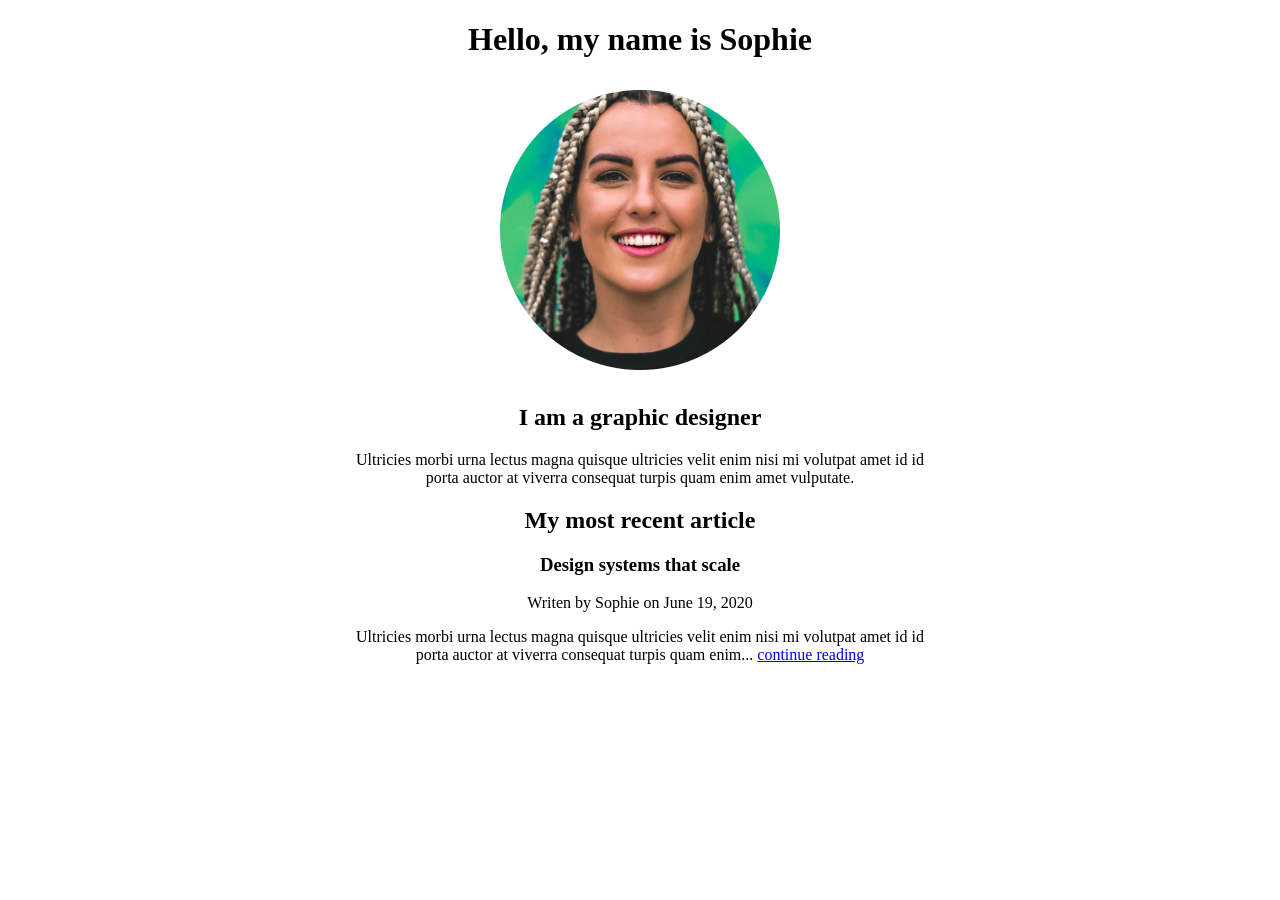
<file: challenge1/index.html>
<!DOCTYPE html>
<html>
  <head>
    <link rel="stylesheet" href="styles.css" />
    <title>HTML & CSS Fundamentals | Challenges</title>
  </head>
  <body>
    <div class="container">
      <h1>Hello, my name is Sophie</h1>
      <img src="img/sophie.png" alt="portrait of Sophie" />
      <h2>I am a graphic designer</h2>
      <p>
        Ultricies morbi urna lectus magna quisque ultricies velit enim nisi mi
        volutpat amet id id porta auctor at viverra consequat turpis quam enim
        amet vulputate.
      </p>

      <h2>My most recent article</h2>
      <article>
        <h3>Design systems that scale</h3>
        <p>Writen by Sophie on June 19, 2020</p>
        <p>
          Ultricies morbi urna lectus magna quisque ultricies velit enim nisi mi
          volutpat amet id id porta auctor at viverra consequat turpis quam
          enim... <a href="#">continue reading</a>
        </p>
      </article>
    </div>
  </body>
</html>
</file>
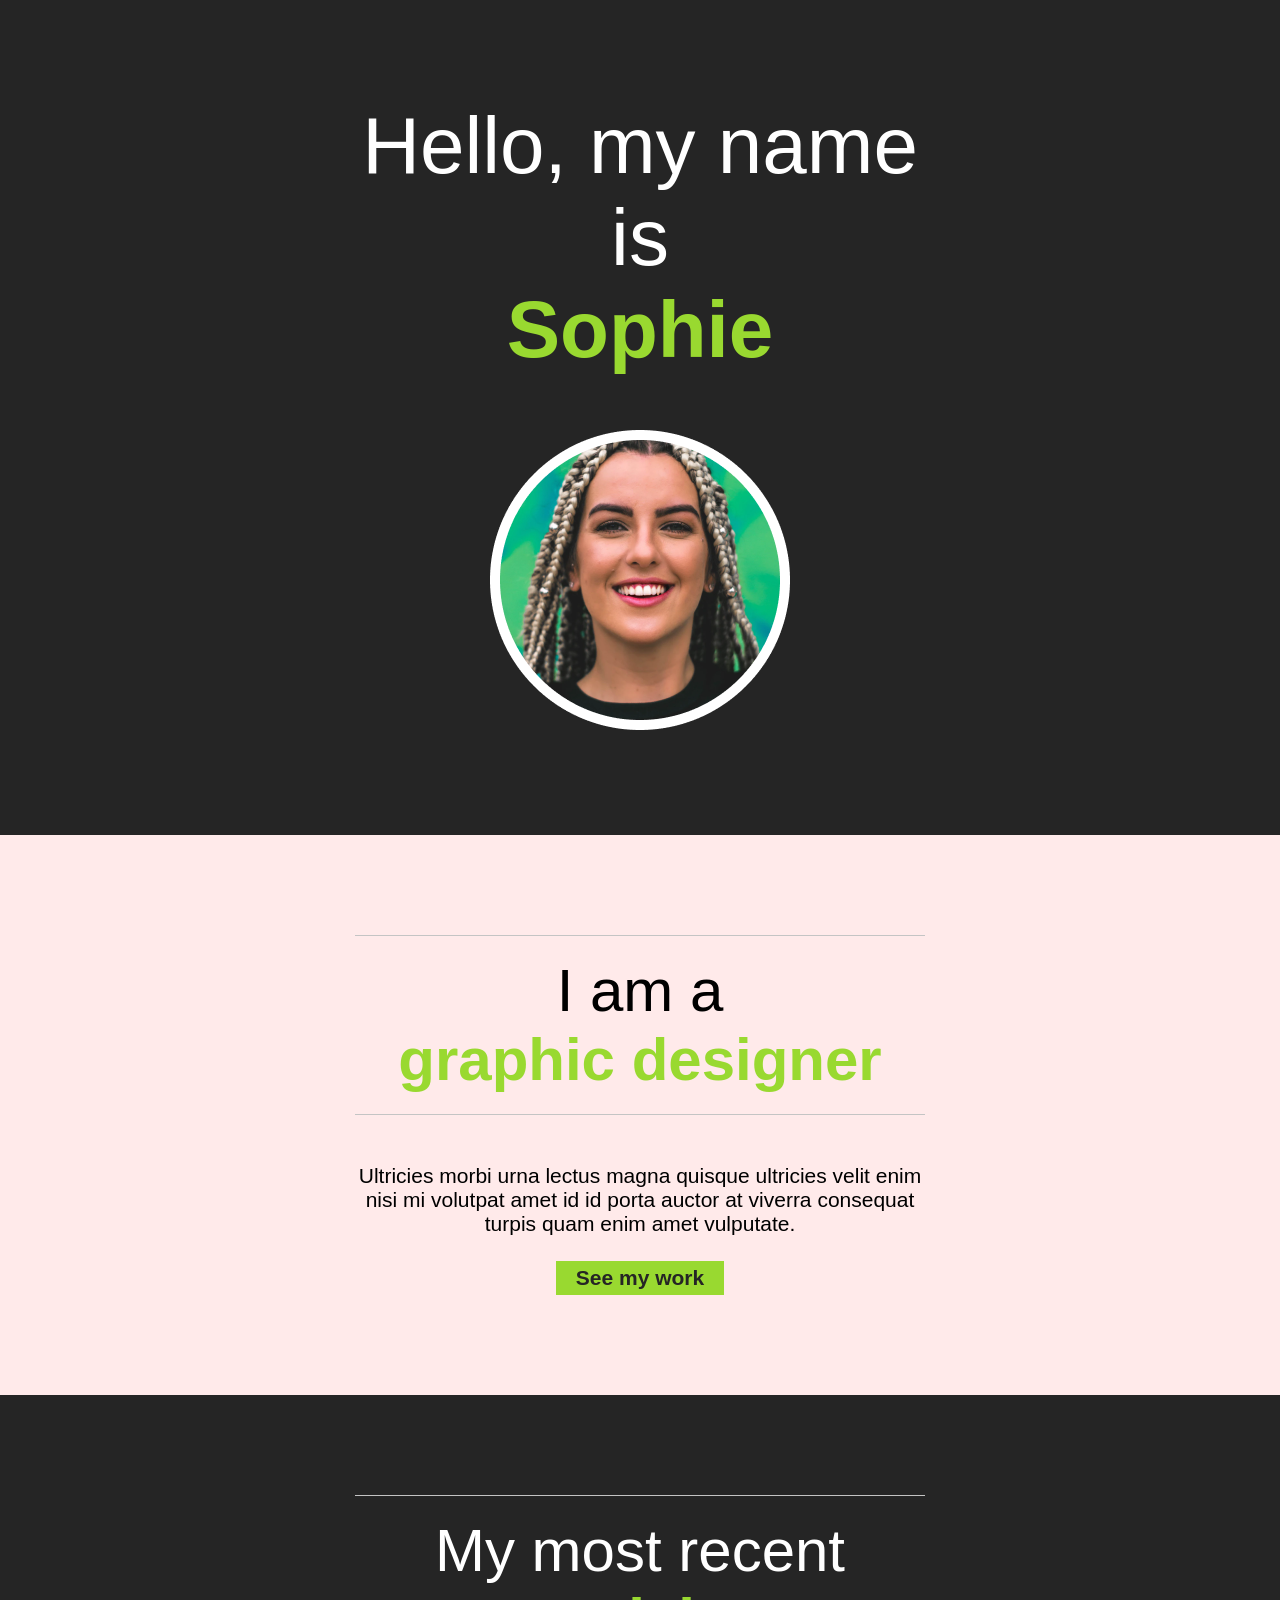
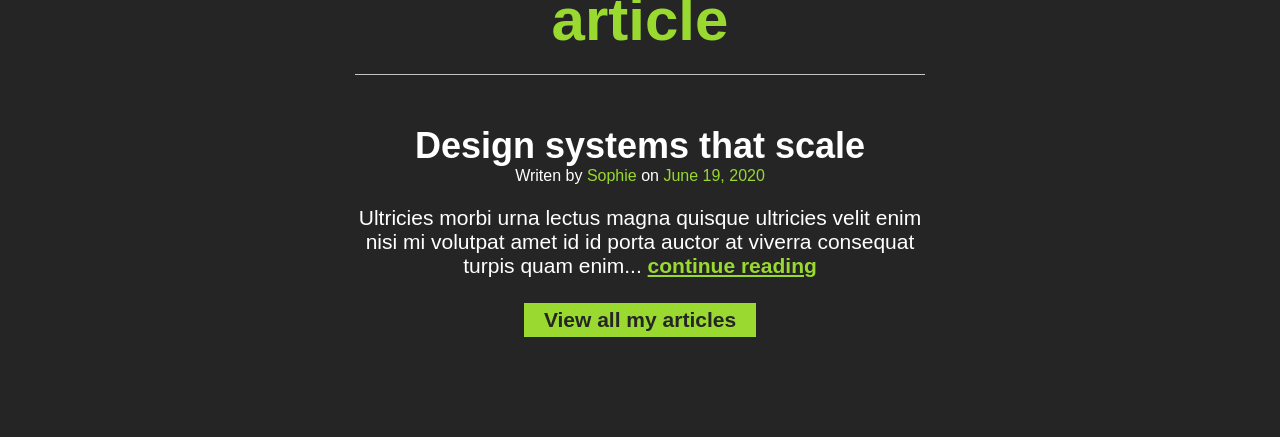
<file: challenge10/index.html>
<!DOCTYPE html>
<html>
  <head>
    <link rel="stylesheet" href="styles.css" />
    <title>HTML & CSS Fundamentals | Challenges</title>
  </head>
  <body>
    <header class="dark">
      <div class="container">
        <h1>Hello, my name is <span class="bold-text">Sophie</span></h1>
        <img src="img/sophie.png" alt="portrait of Sophie" />
      </div>
    </header>

    <section class="about-me">
      <div class="container">
        <h2>I am a <span class="bold-text">graphic designer</span></h2>
        <p>
          Ultricies morbi urna lectus magna quisque ultricies velit enim nisi mi
          volutpat amet id id porta auctor at viverra consequat turpis quam enim
          amet vulputate.
        </p>
        <a class="btn" href="#">See my work</a>
      </div>
    </section>

    <section class="articles dark">
      <div class="container">
        <h2>My most recent <span class="bold-text">article</span></h2>
        <article>
          <h3>Design systems that scale</h3>
          <p class="small-text">
            Writen by <span class="name">Sophie</span> on
            <time datetime="2020-06-19">June 19, 2020</time>
          </p>
          <p>
            Ultricies morbi urna lectus magna quisque ultricies velit enim nisi
            mi volutpat amet id id porta auctor at viverra consequat turpis quam
            enim... <a href="#">continue reading</a>
          </p>
          <a class="btn" href="#">View all my articles</a>
        </article>
      </div>
    </section>
  </body>
</html>
</file>
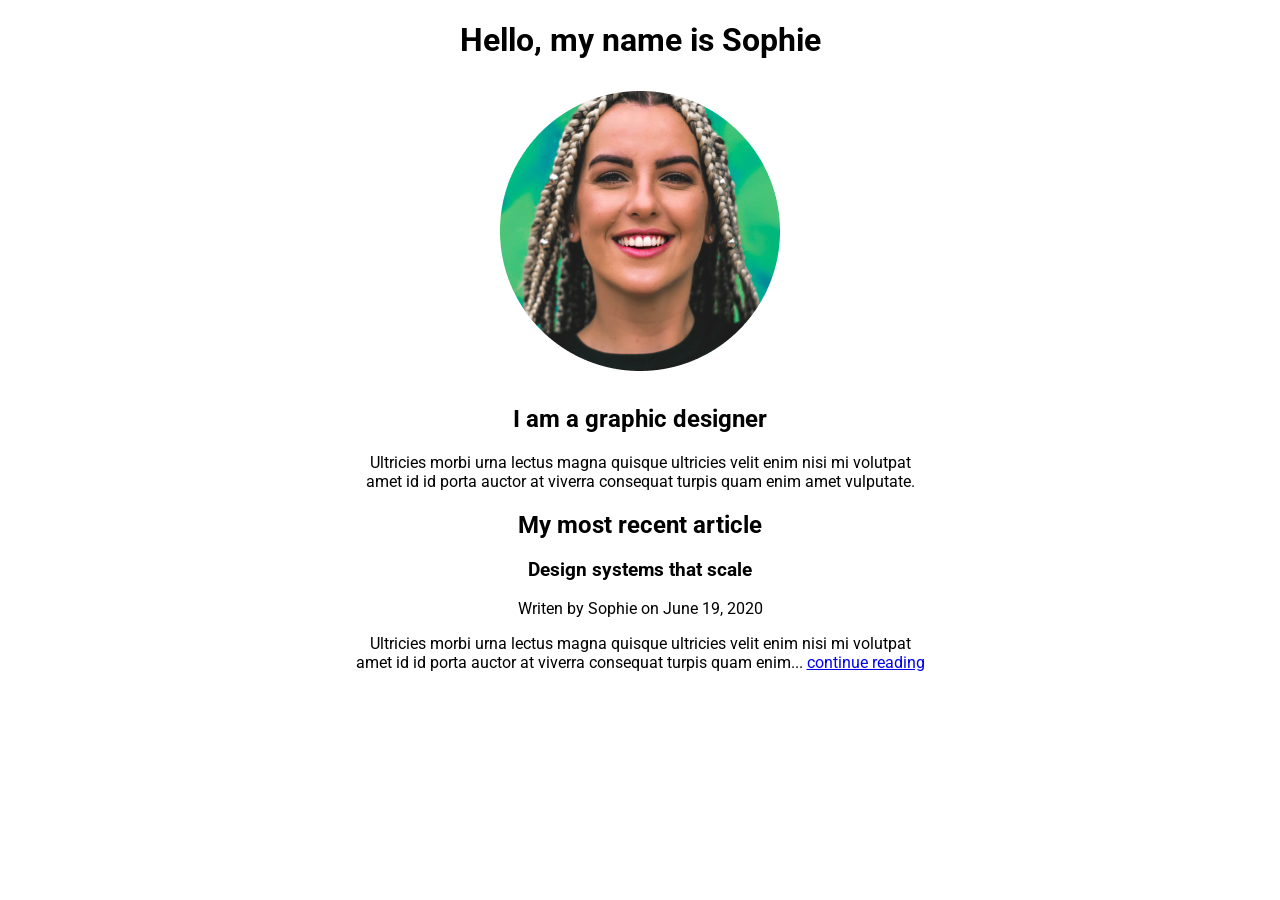
<file: challenge2/index.html>
<!DOCTYPE html>
<html>
  <head>
    <link rel="preconnect" href="https://fonts.googleapis.com" />
    <link rel="preconnect" href="https://fonts.gstatic.com" crossorigin />
    <link
      href="https://fonts.googleapis.com/css2?family=Roboto:ital,wght@0,100;0,300;0,400;0,500;0,700;0,900;1,100;1,300;1,400;1,500;1,700;1,900&display=swap"
      rel="stylesheet"
    />
    <link rel="stylesheet" href="styles.css" />
    <title>HTML & CSS Fundamentals | Challenges</title>
  </head>
  <body>
    <div class="container">
      <h1>Hello, my name is Sophie</h1>
      <img src="img/sophie.png" alt="portrait of Sophie" />
      <h2>I am a graphic designer</h2>
      <p>
        Ultricies morbi urna lectus magna quisque ultricies velit enim nisi mi
        volutpat amet id id porta auctor at viverra consequat turpis quam enim
        amet vulputate.
      </p>

      <h2>My most recent article</h2>
      <article>
        <h3>Design systems that scale</h3>
        <p>Writen by Sophie on June 19, 2020</p>
        <p>
          Ultricies morbi urna lectus magna quisque ultricies velit enim nisi mi
          volutpat amet id id porta auctor at viverra consequat turpis quam
          enim... <a href="#">continue reading</a>
        </p>
      </article>
    </div>
  </body>
</html>
</file>
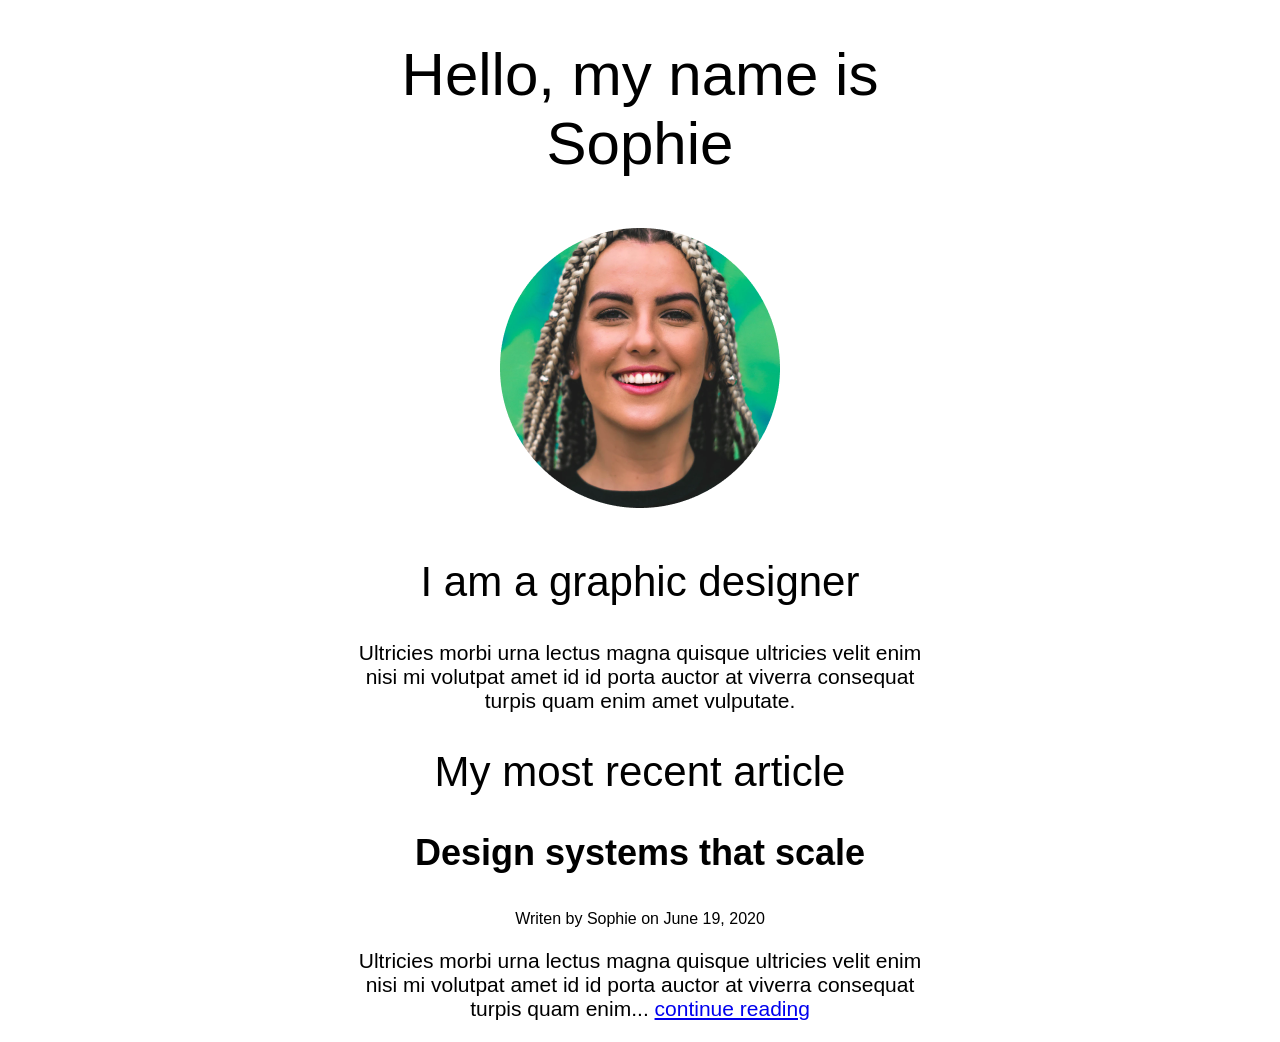
<file: challenge3/index.html>
<!DOCTYPE html>
<html>
  <head>
    <link rel="stylesheet" href="styles.css" />
    <title>HTML & CSS Fundamentals | Challenges</title>
  </head>
  <body>
    <div class="container">
      <h1>Hello, my name is Sophie</h1>
      <img src="img/sophie.png" alt="portrait of Sophie" />
      <h2>I am a graphic designer</h2>
      <p>
        Ultricies morbi urna lectus magna quisque ultricies velit enim nisi mi
        volutpat amet id id porta auctor at viverra consequat turpis quam enim
        amet vulputate.
      </p>

      <h2>My most recent article</h2>
      <article>
        <h3>Design systems that scale</h3>
        <p class="small">Writen by Sophie on June 19, 2020</p>
        <p>
          Ultricies morbi urna lectus magna quisque ultricies velit enim nisi mi
          volutpat amet id id porta auctor at viverra consequat turpis quam
          enim... <a href="#">continue reading</a>
        </p>
      </article>
    </div>
  </body>
</html>
</file>
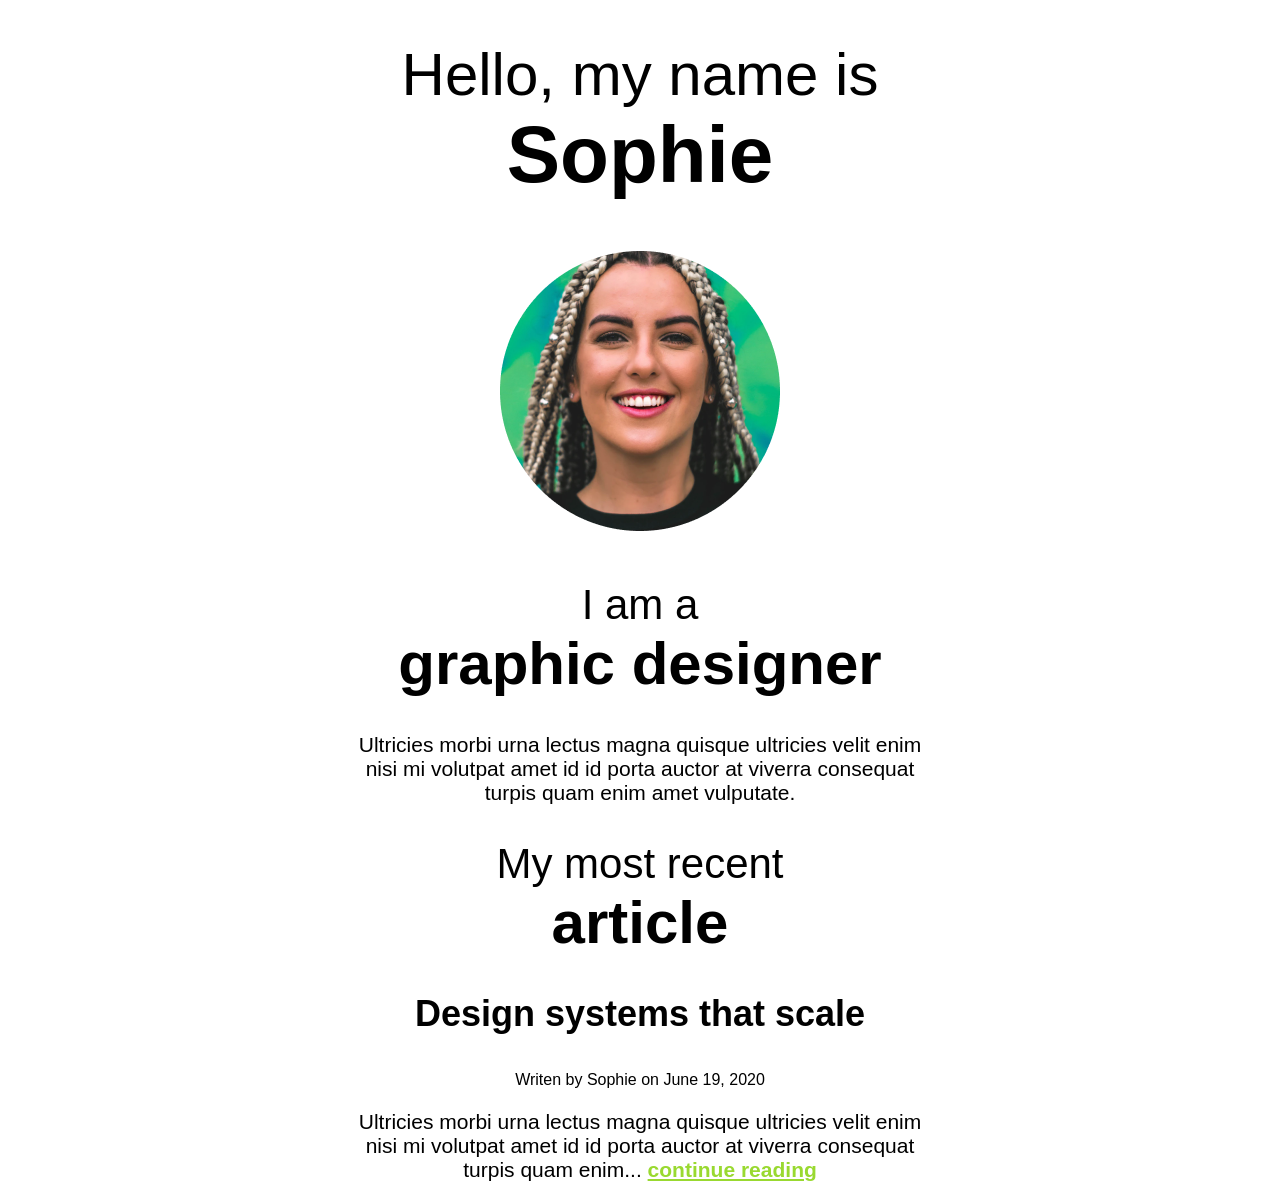
<file: challenge4/index.html>
<!DOCTYPE html>
<html>
  <head>
    <link rel="stylesheet" href="styles.css" />
    <title>HTML & CSS Fundamentals | Challenges</title>
  </head>
  <body>
    <div class="container">
      <h1>Hello, my name is <span class="bold-text">Sophie</span></h1>
      <img src="img/sophie.png" alt="portrait of Sophie" />
      <h2>I am a <span class="bold-text">graphic designer</span></h2>
      <p>
        Ultricies morbi urna lectus magna quisque ultricies velit enim nisi mi
        volutpat amet id id porta auctor at viverra consequat turpis quam enim
        amet vulputate.
      </p>

      <h2>My most recent <span class="bold-text">article</span></h2>
      <article>
        <h3>Design systems that scale</h3>
        <p class="small-text">Writen by Sophie on June 19, 2020</p>
        <p>
          Ultricies morbi urna lectus magna quisque ultricies velit enim nisi mi
          volutpat amet id id porta auctor at viverra consequat turpis quam
          enim... <a href="#">continue reading</a>
        </p>
      </article>
    </div>
  </body>
</html>
</file>
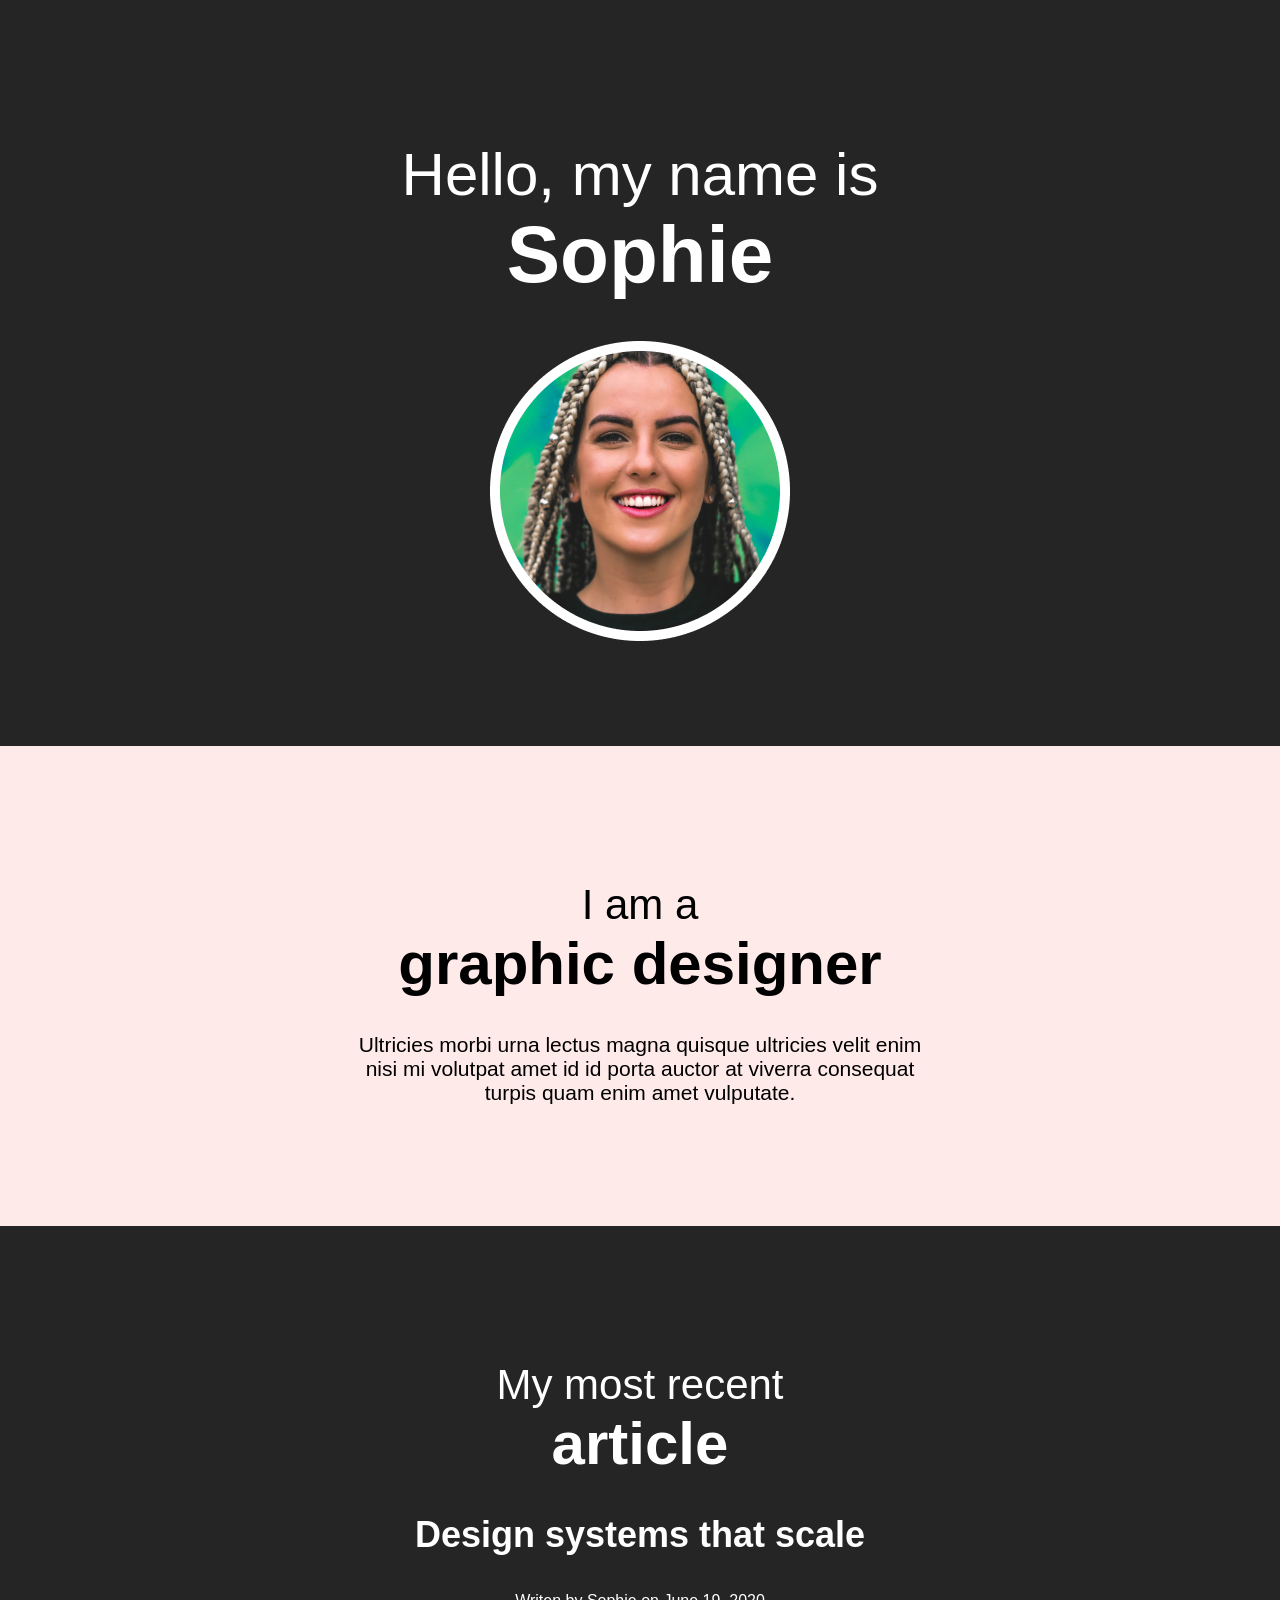
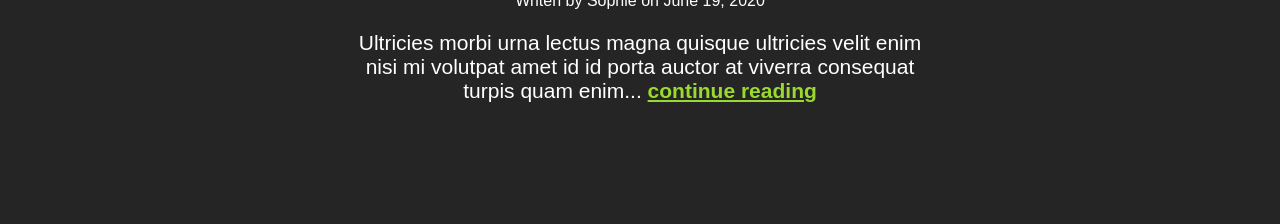
<file: challenge6/index.html>
<!DOCTYPE html>
<html>
  <head>
    <link rel="stylesheet" href="styles.css" />
    <title>HTML & CSS Fundamentals | Challenges</title>
  </head>
  <body>
    <header class="dark">
      <div class="container">
        <h1>Hello, my name is <span class="bold-text">Sophie</span></h1>
        <img src="img/sophie.png" alt="portrait of Sophie" />
      </div>
    </header>

    <section class="about-me">
      <div class="container">
        <h2>I am a <span class="bold-text">graphic designer</span></h2>
        <p>
          Ultricies morbi urna lectus magna quisque ultricies velit enim nisi mi
          volutpat amet id id porta auctor at viverra consequat turpis quam enim
          amet vulputate.
        </p>
      </div>
    </section>

    <section class="articles dark">
      <div class="container">
        <h2>My most recent <span class="bold-text">article</span></h2>
        <article>
          <h3>Design systems that scale</h3>
          <p class="small-text">Writen by Sophie on June 19, 2020</p>
          <p>
            Ultricies morbi urna lectus magna quisque ultricies velit enim nisi
            mi volutpat amet id id porta auctor at viverra consequat turpis quam
            enim... <a href="#">continue reading</a>
          </p>
        </article>
      </div>
    </section>
  </body>
</html>
</file>
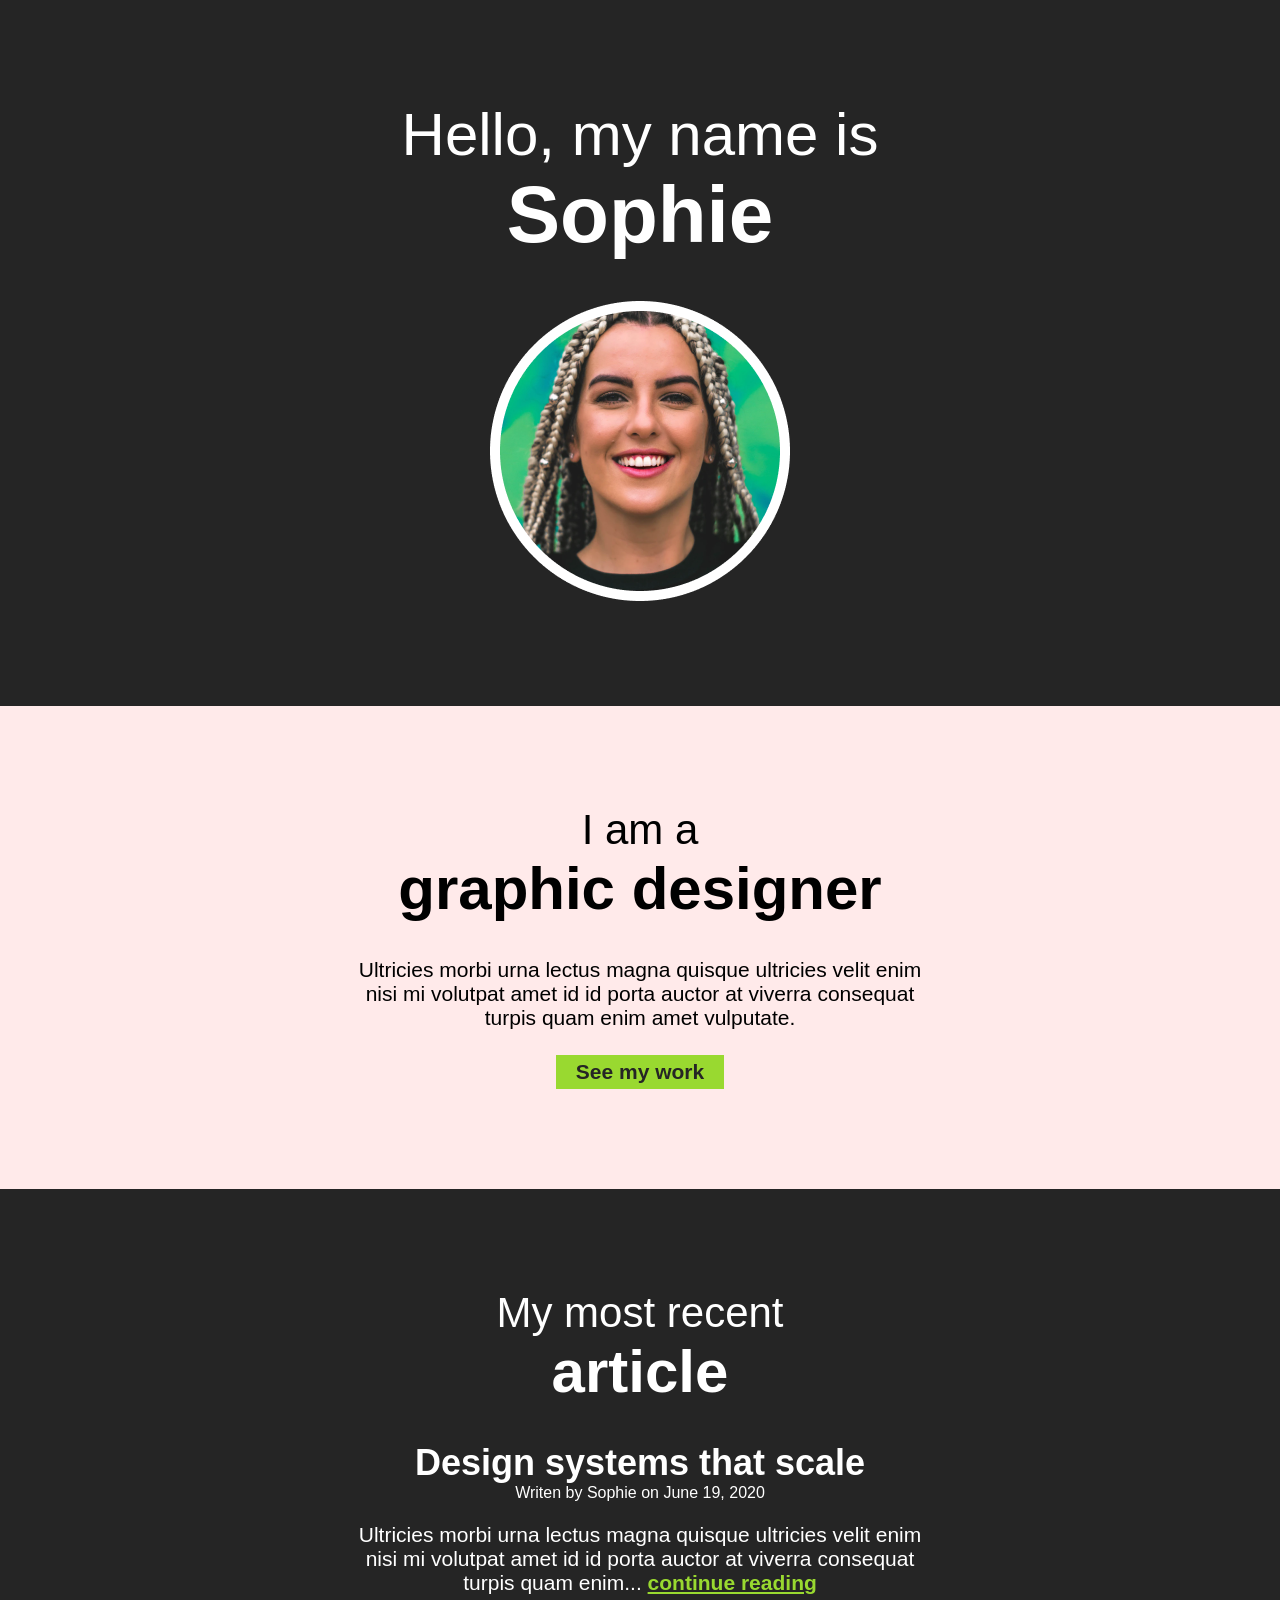
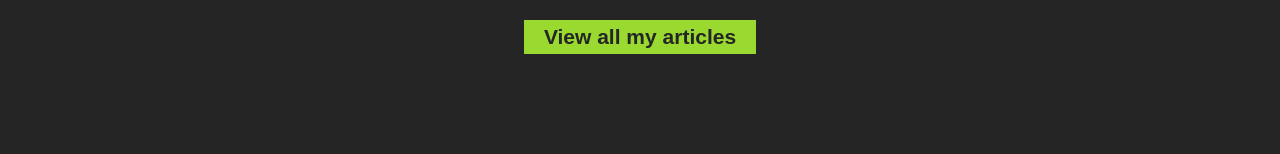
<file: challenge8/index.html>
<!DOCTYPE html>
<html>
  <head>
    <link rel="stylesheet" href="styles.css" />
    <title>HTML & CSS Fundamentals | Challenges</title>
  </head>
  <body>
    <header class="dark">
      <div class="container">
        <h1>Hello, my name is <span class="bold-text">Sophie</span></h1>
        <img src="img/sophie.png" alt="portrait of Sophie" />
      </div>
    </header>

    <section class="about-me">
      <div class="container">
        <h2>I am a <span class="bold-text">graphic designer</span></h2>
        <p>
          Ultricies morbi urna lectus magna quisque ultricies velit enim nisi mi
          volutpat amet id id porta auctor at viverra consequat turpis quam enim
          amet vulputate.
        </p>
        <a class="btn" href="#">See my work</a>
      </div>
    </section>

    <section class="articles dark">
      <div class="container">
        <h2>My most recent <span class="bold-text">article</span></h2>
        <article>
          <h3>Design systems that scale</h3>
          <p class="small-text">Writen by Sophie on June 19, 2020</p>
          <p>
            Ultricies morbi urna lectus magna quisque ultricies velit enim nisi
            mi volutpat amet id id porta auctor at viverra consequat turpis quam
            enim... <a href="#">continue reading</a>
          </p>
          <a class="btn" href="#">View all my articles</a>
        </article>
      </div>
    </section>
  </body>
</html>
</file>
<file: challenge1/styles.css>
body {
  text-align: center;
}

.container {
  width: 570px;
  margin: 0 auto;
}
</file>
<file: challenge10/styles.css>
body {
  text-align: center;
  font-family: "Roboto", sans-serif;
  font-size: 21px;
  font-weight: 300;
  margin: 0;
}

.container {
  width: 570px;
  margin: 0 auto;
  padding: 0 45px;
}

header {
  background-color: #d7d7d7;
}

.about-me {
  background-color: #ffeaea;
}

.articles {
  background-color: #eaf9ff;
}

.dark {
  background-color: #252525;
  color: #fff;
}

header,
section {
  padding: 100px 0;
}

.bold-text {
  color: #99d930;
  font-weight: 900;
  display: block;
}

h1 .bold-text {
  font-size: 80px;
}

h2 .bold-text {
  font-size: 60px;
}

h1,
h2 {
  font-weight: 300;
  margin-top: 0;
}

h1 {
  font-size: 60px;
}

h2 {
  font-size: 42px;
  border-top: 1px solid #c4c4c4;
  border-bottom: 1px solid #c4c4c4;
  padding: 20px 0;
}

h3 {
  font-size: 36px;
  font-weight: 900;
  margin-bottom: 0;
}

p {
  margin-bottom: 0;
}

.small-text {
  font-size: 16px;
  margin-top: 0;
}

.btn {
  color: #252525;
  background-color: #99d930;
  text-decoration: none;
  padding: 5px 20px;
  display: inline-block;
  margin-top: 25px;
}

.btn:hover,
.btn:focus {
  color: #fff;
  background-color: #252525;
}

article .btn:hover,
article .btn:focus {
  background: #fff;
  color: #252525;
}

a {
  color: #99d930;
  font-weight: 900;
}

a:hover,
a:focus {
  color: #131313;
}

.container h1 {
  font-size: 80px;
}

.container h2 {
  font-size: 60px;
}

.name {
  color: #99d930;
}

time {
  color: #99d930;
}
</file>
<file: challenge2/styles.css>
body {
  text-align: center;
  font-family: "Roboto", sans-serif;
}

.container {
  width: 570px;
  margin: 0 auto;
}
</file>
<file: challenge3/styles.css>
body {
  text-align: center;
  font-family: "Roboto", sans-serif;
  font-weight: 300;
  font-size: 21px;
}

.container {
  width: 570px;
  margin: 0 auto;
}

h1,
h2 {
  font-weight: 300;
}

h1 {
  font-size: 60px;
}

h2 {
  font-size: 42px;
}

h3 {
  font-size: 36px;
  font-weight: 900;
}

.small {
  font-size: 16px;
}
</file>
<file: challenge4/styles.css>
body {
  text-align: center;
  font-family: "Roboto", sans-serif;
  font-size: 21px;
  font-weight: 300;
}

.container {
  width: 570px;
  margin: 0 auto;
}

.bold-text {
  font-weight: 900;
  display: block;
}

h1 .bold-text {
  font-size: 80px;
}

h2 .bold-text {
  font-size: 60px;
}

h1,
h2 {
  font-weight: 300;
}

h1 {
  font-size: 60px;
}

h2 {
  font-size: 42px;
}

h3 {
  font-size: 36px;
  font-weight: 900;
}

.small-text {
  font-size: 16px;
}

a {
  color: #99d930;
  font-weight: 900;
}

a:hover,
a:focus {
  color: #131313;
}
</file>
<file: challenge6/styles.css>
body {
  text-align: center;
  font-family: "Roboto", sans-serif;
  font-size: 21px;
  font-weight: 300;
  margin: 0;
}

.container {
  width: 570px;
  margin: 0 auto;
  padding: 0 45px;
}

header {
  background-color: #d7d7d7;
}

.about-me {
  background-color: #ffeaea;
}

.articles {
  background-color: #eaf9ff;
}

.dark {
  background-color: #252525;
  color: #fff;
}

header,
section {
  padding: 100px 0;
}
.bold-text {
  font-weight: 900;
  display: block;
}

h1 .bold-text {
  font-size: 80px;
}

h2 .bold-text {
  font-size: 60px;
}

h1,
h2 {
  font-weight: 300;
}

h1 {
  font-size: 60px;
}

h2 {
  font-size: 42px;
}

h3 {
  font-size: 36px;
  font-weight: 900;
}

.small-text {
  font-size: 16px;
}

a {
  color: #99d930;
  font-weight: 900;
}

a:hover,
a:focus {
  color: #131313;
}
</file>
<file: challenge8/styles.css>
body {
  text-align: center;
  font-family: "Roboto", sans-serif;
  font-size: 21px;
  font-weight: 300;
  margin: 0;
}

.container {
  width: 570px;
  margin: 0 auto;
  padding: 0 45px;
}

header {
  background-color: #d7d7d7;
}

.about-me {
  background-color: #ffeaea;
}

.articles {
  background-color: #eaf9ff;
}

.dark {
  background-color: #252525;
  color: #fff;
}

header,
section {
  padding: 100px 0;
}
.bold-text {
  font-weight: 900;
  display: block;
}

h1 .bold-text {
  font-size: 80px;
}

h2 .bold-text {
  font-size: 60px;
}

h1,
h2 {
  font-weight: 300;
  margin-top: 0;
}

h1 {
  font-size: 60px;
}

h2 {
  font-size: 42px;
}

h3 {
  font-size: 36px;
  font-weight: 900;
  margin-bottom: 0;
}

p {
  margin-bottom: 0;
}

.small-text {
  font-size: 16px;
  margin-top: 0;
}

.btn {
  color: #252525;
  background-color: #99d930;
  text-decoration: none;
  padding: 5px 20px;
  display: inline-block;
  margin-top: 25px;
}

.btn:hover,
.btn:focus {
  color: #fff;
  background-color: #252525;
}

a {
  color: #99d930;
  font-weight: 900;
}

a:hover,
a:focus {
  color: #131313;
}
</file>
